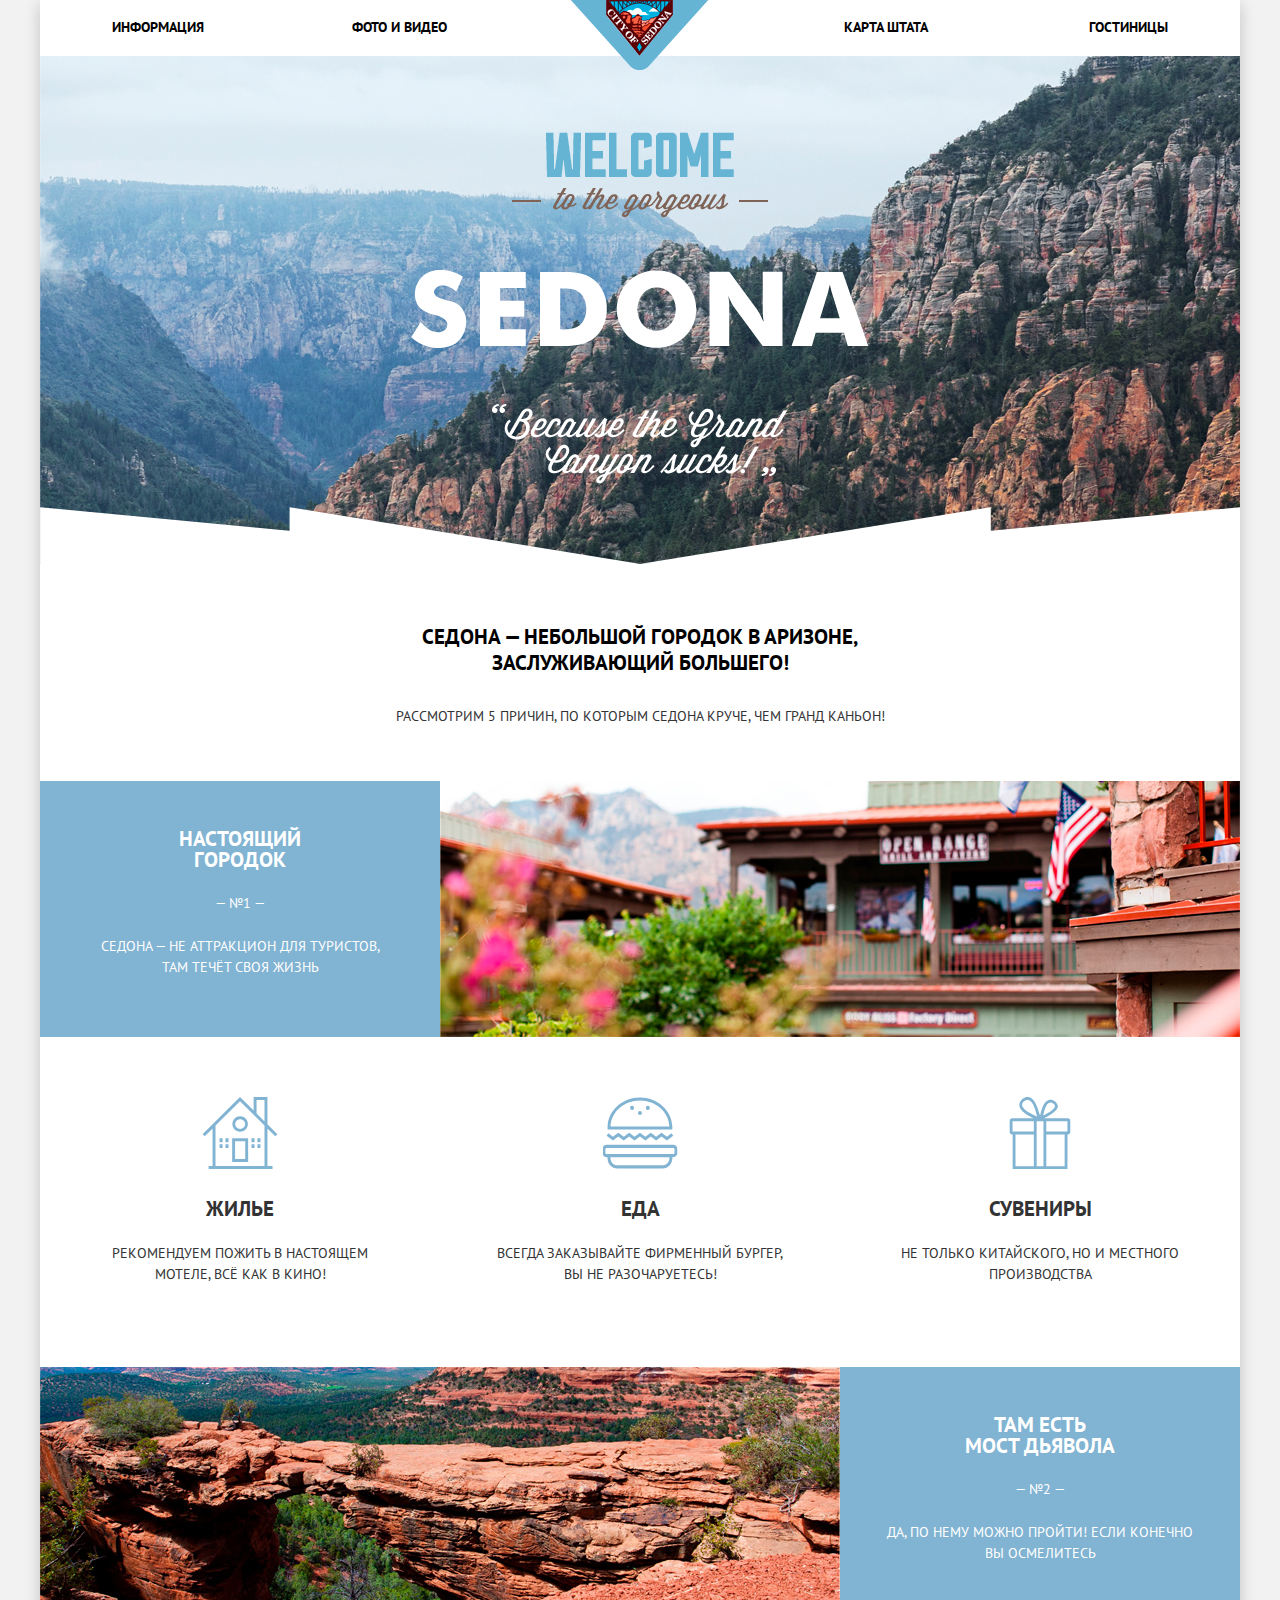
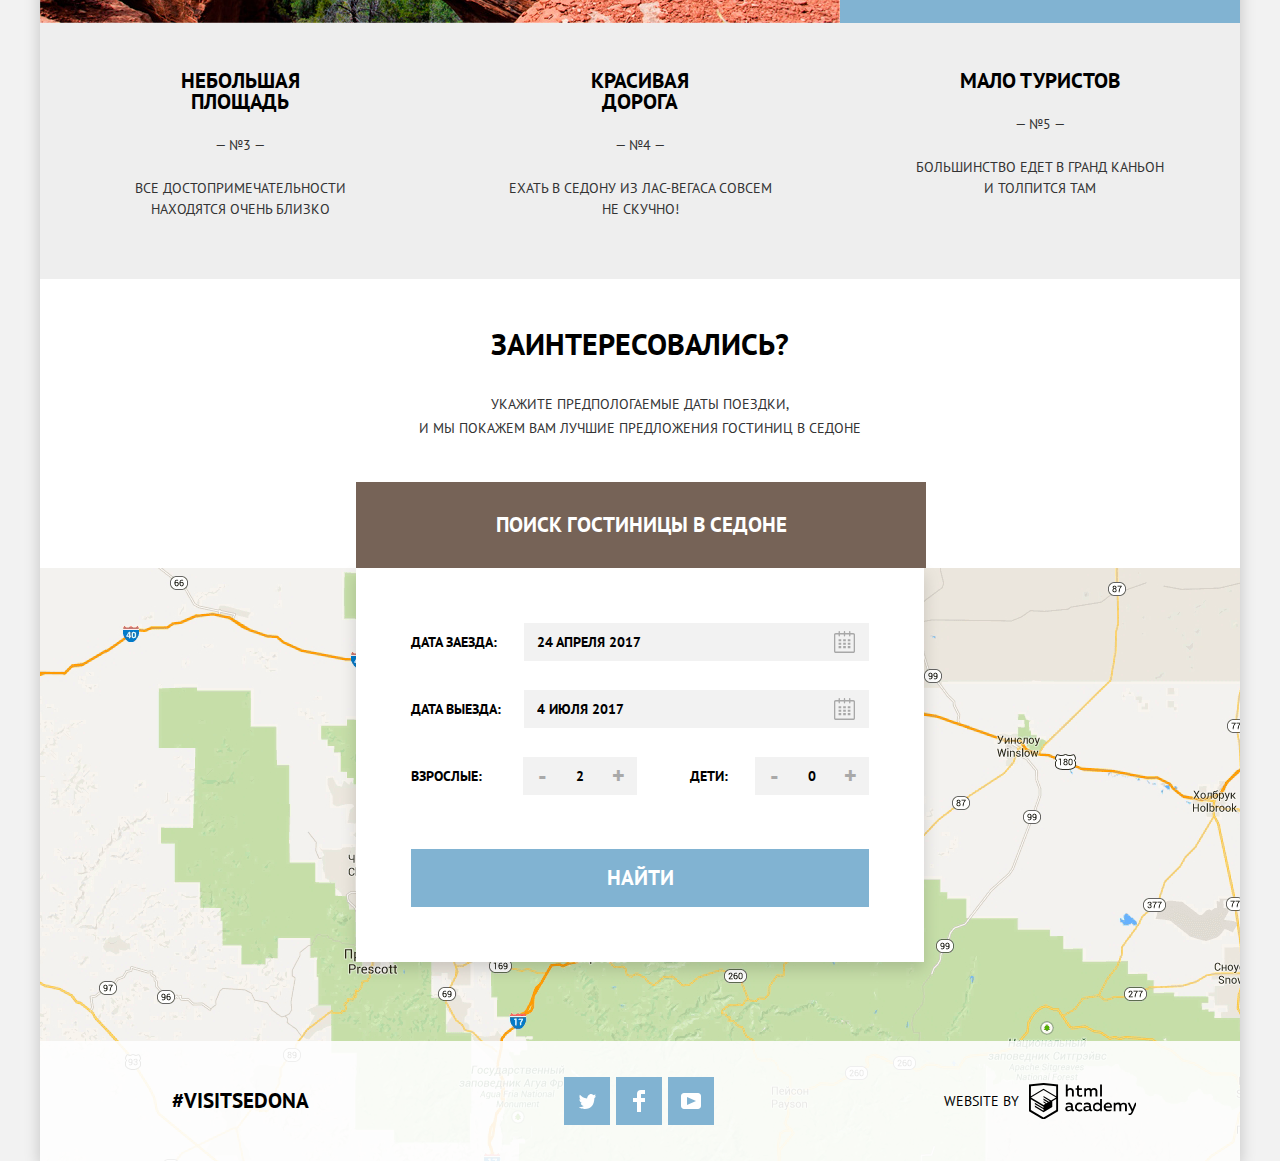
<file: index.html>
<!DOCTYPE html>
<html lang="ru">

<head>
  <meta charset="utf-8">
  <title>HTML Academy: Седона</title>
  <link href="https://fonts.googleapis.com/css?family=PT+Sans:400,700&amp;subset=cyrillic" rel="stylesheet">
  <link rel="stylesheet" href="css/normalize.css">
  <link rel="stylesheet" href="css/style.css">
</head>

<body>
  <div class="wrapper">
    <header class="main-header">
      <nav class="main-navigation">
        <a class="logo">
          <img src="img/index-logo.png" alt="Перейти на главную" width="138" height="70">
        </a>
        <ul class="menu-list">
          <li>
            <a href="news.html">Информация</a>
          </li>
          <li>
            <a href="photoandvideo.html">фото и видео</a>
          </li>
          <li>
            <a href="map.html">Карта штата</a>
          </li>
          <li>
            <a href="catalog.html">Гостиницы</a>
          </li>
        </ul>
      </nav>
    </header>
    <main>
      <div class="big-image">
        <img src="img/biglogo.png" alt="" width="458" height="352">
      </div>
      <div class="reason">
        <b>Седона — небольшой городок в Аризоне, заслуживающий большего!</b>
        <p class="reason-p">Рассмотрим 5 причин, по которым Седона круче, чем гранд каньон!</p>
      </div>
      <section class="uniqueness">
        <div class="uniqueness-description">
          <h2>Настоящий городок</h2>
          <p>— №1 —</p>
          <p class="uniqueness-text">Седона — не аттракцион для туристов, там течёт своя жизнь</p>
        </div>
        <div class="uniqueness-image">
          <img src="img/natures.jpg" alt="Природа" width="800" height="256">
        </div>
      </section>
      <div class="main-proposal">
        <div class="proposal house">
          <b class="proposal-h">жилье</b>
          <p>рекомендуем пожить в настоящем мотеле, всё как в кино!</p>
        </div>
        <div class="proposal eat">
          <b class="proposal-h">еда</b>
          <p>Всегда заказывайте фирменный бургер, вы не разочаруетесь!</p>
        </div>
        <div class="proposal souvenir">
          <b class="proposal-h">сувениры</b>
          <p>не только китайского, но и местного производства
          </p>
        </div>
      </div>
      <section class="uniqueness uniqueness-reverse">
        <div class="uniqueness-description2">
          <h2>Там есть
            <br> мост дьявола</h2>
          <p>— №2 —</p>
          <p class="uniqueness-text2">да, по нему можно пройти! если конечно вы осмелитесь</p>
        </div>
        <div class="uniqueness-image">
          <img src="img/devil-most.jpg" alt="Мост дьявола" width="800" height="256">
        </div>
      </section>
      <section class="advantage">
        <div class="advantage-list">
          <h2>Небольшая Площадь
          </h2>
          <p>— №3 —</p>
          <p class="advantage-list-text">Все достопримечательности находятся очень близко</p>
        </div>
        <div class="advantage-list">
          <h2>Красивая дорога
          </h2>
          <p>— №4 —</p>
          <p class="advantage-list-text">ехать в седону из лас-вегаса совсем не скучно!</p>
        </div>
        <div class="advantage-list">
          <h2>Мало туристов
          </h2>
          <p>— №5 —</p>
          <p class="advantage-list-text">Большинство едет в гранд каньон и&nbsp;толпится там</p>
        </div>
      </section>
      <section class="interest">
        <h3>Заинтересовались?</h3>
        <p>Укажите предпологаемые даты поездки,
          <br> и мы покажем вам лучшие предложения гостиниц в седоне</p>
        <button class="modal-open" type="button">поиск гостиницы в седоне</button>
        <form class="search-form" action="https://echo.htmlacademy.ru" method="post">
          <div class="search-form-row">
            <label for="date-arrival">Дата заезда:</label>
            <div class="wrapper-date">
              <input type="text" name="arrival" id="date-arrival" value="24 апреля 2017">
              <button class="calendar-btn" type="button" name="calendar-arrival">
                <svg xmlns="http://www.w3.org/2000/svg" width="21" height="22" viewBox="0 0 21 22">
                  <path d="M19.251 2.025h-2.845V.648c0-.381-.294-.689-.656-.689-.363 0-.656.308-.656.689v1.377h-3.938V.648c0-.381-.294-.689-.655-.689-.363 0-.657.308-.657.689v1.377H5.906V.648c0-.381-.294-.689-.656-.689-.363 0-.657.308-.657.689v1.377H1.75C.784 2.025 0 2.847 0 3.862v16.302C0 21.179.784 22 1.75 22h17.501c.966 0 1.749-.821 1.749-1.836V3.862c0-1.015-.783-1.837-1.749-1.837zm.437 18.139a.448.448 0 0 1-.437.459H1.75a.45.45 0 0 1-.438-.459V3.862a.45.45 0 0 1 .438-.459h2.844v1.378c0 .381.294.689.657.689.362 0 .656-.308.656-.689V3.403h3.938v1.378c0 .381.294.689.657.689.361 0 .655-.308.655-.689V3.403h3.938v1.378c0 .381.293.689.656.689.362 0 .656-.308.656-.689V3.403h2.845c.241 0 .437.206.437.459v16.302z"
                  />
                  <path d="M4.594 8.225h2.625v2.066H4.594zM4.594 11.668h2.625v2.067H4.594zM4.594 15.112h2.625v2.066H4.594zM9.188 15.112h2.625v2.066H9.188zM9.188 11.668h2.625v2.067H9.188zM9.188 8.225h2.625v2.066H9.188zM13.781 15.112h2.625v2.066h-2.625zM13.781 11.668h2.625v2.067h-2.625zM13.781 8.225h2.625v2.066h-2.625z"
                  />
                </svg>
              </button>
            </div>
          </div>

          <div class="search-form-row">
            <label for="date-departure">Дата выезда:</label>
            <div class="wrapper-date">
              <input class="form-row-input" type="text" name="departure" id="date-departure" value="4 июля 2017">
              <button class="calendar-btn" type="button" name="calendar-departure">
                <svg xmlns="http://www.w3.org/2000/svg" width="21" height="22" viewBox="0 0 21 22">
                  <path d="M19.251 2.025h-2.845V.648c0-.381-.294-.689-.656-.689-.363 0-.656.308-.656.689v1.377h-3.938V.648c0-.381-.294-.689-.655-.689-.363 0-.657.308-.657.689v1.377H5.906V.648c0-.381-.294-.689-.656-.689-.363 0-.657.308-.657.689v1.377H1.75C.784 2.025 0 2.847 0 3.862v16.302C0 21.179.784 22 1.75 22h17.501c.966 0 1.749-.821 1.749-1.836V3.862c0-1.015-.783-1.837-1.749-1.837zm.437 18.139a.448.448 0 0 1-.437.459H1.75a.45.45 0 0 1-.438-.459V3.862a.45.45 0 0 1 .438-.459h2.844v1.378c0 .381.294.689.657.689.362 0 .656-.308.656-.689V3.403h3.938v1.378c0 .381.294.689.657.689.361 0 .655-.308.655-.689V3.403h3.938v1.378c0 .381.293.689.656.689.362 0 .656-.308.656-.689V3.403h2.845c.241 0 .437.206.437.459v16.302z"
                  />
                  <path d="M4.594 8.225h2.625v2.066H4.594zM4.594 11.668h2.625v2.067H4.594zM4.594 15.112h2.625v2.066H4.594zM9.188 15.112h2.625v2.066H9.188zM9.188 11.668h2.625v2.067H9.188zM9.188 8.225h2.625v2.066H9.188zM13.781 15.112h2.625v2.066h-2.625zM13.781 11.668h2.625v2.067h-2.625zM13.781 8.225h2.625v2.066h-2.625z"
                  />
                </svg>
              </button>
            </div>
          </div>

          <div class="search-form-row">
            <div class="search-form-quantity">
              <label for="quantity-adults">Взрослые:</label>
              <button class="btn-minus" type="button">-</button>
              <input type="text" name="adults" id="quantity-adults" value="2">
              <button class="btn-plus" type="button">+</button>
            </div>

            <div class="search-form-quantity">
              <label for="quantity-children">Дети:</label>
              <button class="btn-minus" type="button">-</button>
              <input type="text" name="children" id="quantity-children" value="0">
              <button class="btn-plus" type="button">+</button>
            </div>
          </div>

          <button class="btn" type="submit">найти</button>
        </form>
      </section>
      <div class="map">
        <img class="map-image" src="img/map.png" alt="карта" width="1200" height="593">
      </div>
    </main>
    <footer class="main-footer footer-index">
      <div class="footer-column">
        <b>
          <a href="#">#VISITSEDONA</a>
        </b>
      </div>
      <div class="footer-column">
        <ul class="social">
          <li>
            <a class="social-button" aria-label="Твиттер" href="#">
              <svg xmlns="http://www.w3.org/2000/svg" xmlns:xlink="http://www.w3.org/1999/xlink" width="17" height="15" viewBox="0 0 17 15">
                <path fill="#FFF" d="M10.95.144c1.685-.496 2.984.27 3.577 1.179.673-.231 1.331-.481 2.011-.708a2.345 2.345 0 0 1-.857 1.768c.685.17 1.304-.491 1.304-.491-.169 1-1.006 1.788-1.563 2.024-.231 6.75-3.175 11.217-10.077 11.082h-.446c-.41 0-4.164-.46-4.898-1.887 2.271.196 3.893-.422 4.693-1.177-.96-.3-2.679-.477-2.979-2.95.349.106.564.228 1.19.119C1.705 8.247.374 7.53.448 5.33c.285.328 1.067.536 1.34.472C1.085 5.561-.182 2.442.894.85c1.818 1.854 3.735 3.606 7.152 3.773C8.254 2.33 9.183.793 10.95.144z"
                />
              </svg>
            </a>
          </li>
          <li>
            <a class="social-button" aria-label="Фейсбук" href="#">
              <svg width="12" height="22" viewBox="0 0 12 22">
                <path fill="#FFF" d="M12 4V0H8a4 4 0 0 0-4 4v4H0v4h4v10h4V12h4V8H8V4h4z" />
              </svg>
            </a>
          </li>
          <li>
            <a class="social-button" aria-label="Ютуб" href="#">
              <svg xmlns="http://www.w3.org/2000/svg" xmlns:xlink="http://www.w3.org/1999/xlink" width="20" height="16" viewBox="0 0 20 16">
                <path fill="#FFF" d="M17 0H3C1.35 0 0 1.35 0 3v10c0 1.65 1.35 3 3 3h14c1.65 0 3-1.35 3-3V3c0-1.65-1.35-3-3-3zM6.027 11.998V4.002L15.014 8l-8.987 3.998z"
                />
              </svg>
            </a>
          </li>
        </ul>
      </div>
      <div class="footer-column">
        <p class="paragraf">website by</p>
        <a class="htmlacademy" href="https://htmlacademy.ru/intensive/htmlcss">
          <svg id="Layer_1" data-name="Layer 1" xmlns="http://www.w3.org/2000/svg" viewBox="0 0 108.08 36.85">
            <title>logo-htmlacademy-small1</title>
            <path d="M44.61,26.88a2,2,0,0,0,.55-0.1v1.33a3.25,3.25,0,0,1-1.18.21,1.67,1.67,0,0,1-1.67-1,4.84,4.84,0,0,1-3.14,1.08c-1.51,0-2.91-.83-2.91-2.55,0-2.13,2-2.79,3.71-2.79a11.08,11.08,0,0,1,2.17.25v-0.3c0-1-.76-1.77-2.19-1.77a7.42,7.42,0,0,0-3,.64v-1.7a10.21,10.21,0,0,1,3.19-.55c2.36,0,3.81,1.12,3.81,3.65v3a0.54,0.54,0,0,0,.49.59h0.17Zm-6.44-1.13A1.35,1.35,0,0,0,39.63,27h0.11a3.39,3.39,0,0,0,2.41-1V24.58a9.72,9.72,0,0,0-1.81-.21c-1,0-2.16.33-2.16,1.38h0Zm12.36-6.11a5,5,0,0,1,2.57.64V22a4.08,4.08,0,0,0-2.3-.7,2.75,2.75,0,1,0,0,5.49,5,5,0,0,0,2.43-.64v1.71a6.27,6.27,0,0,1-2.76.57A4.21,4.21,0,0,1,46,24.51q0-.21,0-0.41a4.32,4.32,0,0,1,4.18-4.46h0.38Zm12.17,7.24a2,2,0,0,0,.55-0.1v1.33a3.25,3.25,0,0,1-1.18.21,1.67,1.67,0,0,1-1.67-1,4.84,4.84,0,0,1-3.14,1.08c-1.51,0-2.91-.83-2.91-2.55,0-2.13,2-2.79,3.71-2.79a11.08,11.08,0,0,1,2.17.25v-0.3c0-1-.76-1.77-2.19-1.77a7.42,7.42,0,0,0-3,.64v-1.7a10.21,10.21,0,0,1,3.19-.55c2.36,0,3.81,1.12,3.81,3.65v3a0.54,0.54,0,0,0,.49.59h0.17Zm-6.44-1.13A1.35,1.35,0,0,0,57.73,27h0.11a3.39,3.39,0,0,0,2.41-1V24.58a9.72,9.72,0,0,0-1.81-.21c-1.06,0-2.16.33-2.16,1.38h0ZM73,16V28.2H71.35V26.88a3.88,3.88,0,0,1-3.19,1.54,4.4,4.4,0,0,1,0-8.78,3.81,3.81,0,0,1,3,1.3V16H73Zm-4.53,5.22a2.76,2.76,0,1,0,0,5.52A2.86,2.86,0,0,0,71.15,25V23A2.91,2.91,0,0,0,68.49,21.27ZM79,19.64c3.31,0,4.46,2.68,3.92,5.09H76.7c0.21,1.5,1.67,2.11,3.19,2.11a6.11,6.11,0,0,0,2.64-.59v1.6a7.14,7.14,0,0,1-3,.57C77,28.42,74.78,27,74.78,24a4.18,4.18,0,0,1,4-4.39H79Zm0.09,1.54a2.28,2.28,0,0,0-2.44,2.1v0.06H81.3A2,2,0,0,0,79.13,21.18Zm5.73,7V19.87h1.65v1a3.81,3.81,0,0,1,2.78-1.27A2.86,2.86,0,0,1,91.89,21a4.12,4.12,0,0,1,2.91-1.33A3.06,3.06,0,0,1,98,23V28.2h-1.9V23.05a1.59,1.59,0,0,0-1.42-1.75H94.42a2.8,2.8,0,0,0-2.07,1.12V28.2h-1.9V23.05A1.59,1.59,0,0,0,89,21.31H88.8a3,3,0,0,0-2.21,1.29v5.63H84.86Zm21.31-8.33h1.9l-3.91,9.46c-0.9,2.17-2.09,2.86-3.35,2.86a4.76,4.76,0,0,1-1.1-.14V30.46a2.86,2.86,0,0,0,.85.12c0.9,0,1.58-.64,2.07-1.9l0.17-.42-4-8.4h2l2.86,6.29ZM38.73,1.46V6.22a3.81,3.81,0,0,1,2.7-1.14,3.25,3.25,0,0,1,3.44,3.4v5.15H43V8.72a1.81,1.81,0,0,0-1.61-2h-0.3a2.93,2.93,0,0,0-2.32,1.39v5.52h-1.9V1.46h1.9ZM49.94,2.31v3h3V6.91h-3v3.81c0,1.1.5,1.46,1.58,1.46a4.49,4.49,0,0,0,1.69-.33v1.6A6.8,6.8,0,0,1,51,13.8a2.55,2.55,0,0,1-2.86-2.74V6.89H46.58V5.26h1.5V2.74Zm5.4,11.31V5.28H57v1A3.81,3.81,0,0,1,59.77,5a2.86,2.86,0,0,1,2.6,1.33A4.12,4.12,0,0,1,65.28,5,3.06,3.06,0,0,1,68.44,8.4v5.21h-1.9V8.46a1.59,1.59,0,0,0-1.42-1.75H64.89a2.8,2.8,0,0,0-2.07,1.12v5.78h-1.9V8.46A1.59,1.59,0,0,0,59.5,6.71H59.27A3,3,0,0,0,57.06,8v5.63H55.34ZM71.17,1.45H73V13.6H71.17V1.45ZM14.71,0H14.55L0,1.54V28.21l14.55,8.66,14.55-8.66V1.54Zm12.5,27.1L14.55,34.64,1.9,27.12V16.18l12.59,7.5V25L5.86,19.9v1.31l8.68,5.21v1.39L5.87,22.65V24l8.68,5.21,8.75-5.24V18.31L27.2,16V27.12Zm0-12.53-3.48,2-1.6,1L14.51,13v1.31L21,18.23H21l-0.14.09-1,.54-5.37-3.2V17l4.24,2.52-1,.67-3.2-1.9v1.31l2.1,1.24L14.5,22.1,2,14.65,14.51,7.11Zm0-1.32L14.49,5.76,1.91,13.25v-10L14.56,1.92,27.21,3.25v10h0Z"
              transform="translate(0 -0.02)" />
          </svg>
        </a>
      </div>
    </footer>
  </div>
</body>

</html>
</file>
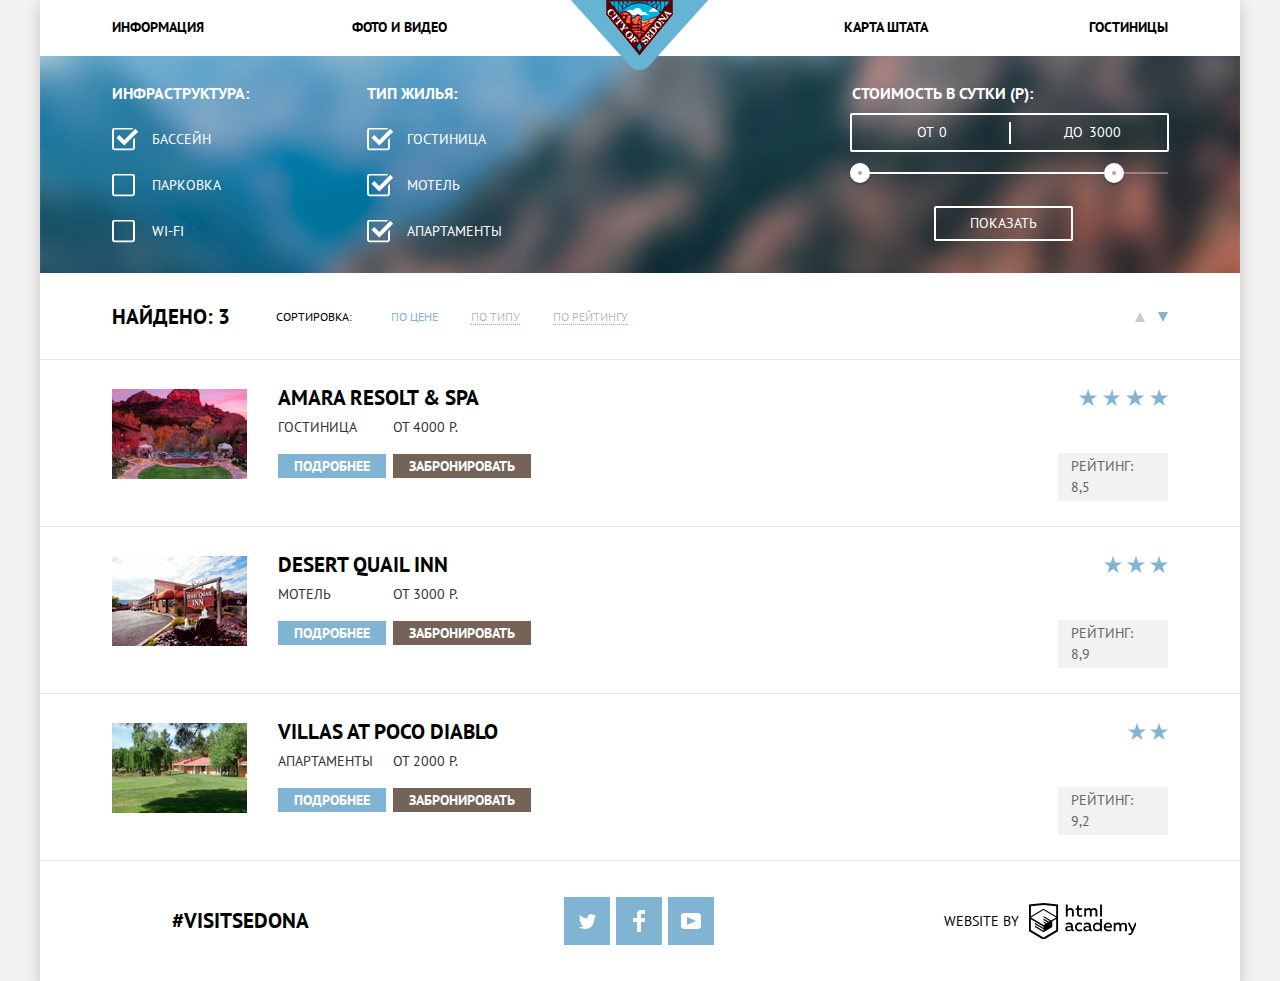
<file: catalog.html>
<!DOCTYPE html>
<html lang="ru">

<head>
  <meta charset="utf-8">
  <title>HTML Academy: Седона</title>
  <link href="https://fonts.googleapis.com/css?family=PT+Sans:400,700&amp;subset=cyrillic" rel="stylesheet">
  <link rel="stylesheet" href="css/normalize.css">
  <link rel="stylesheet" href="css/style.css">
</head>

<body>
  <div class="wrapper">
    <header class="main-header">
      <nav class="main-navigation">
        <ul class="menu-list">
          <li>
            <a href="news.html">Информация</a>
          </li>
          <li>
            <a href="photoandvideo.html">фото и видео</a>
          </li>
          <li>
            <a href="map.html">Карта штата</a>
          </li>
          <li>
            <a href="catalog.html">Гостиницы</a>
          </li>
        </ul>
        <a class="logo" href="index.html">
          <img src="img/index-logo.png" alt="Перейти на главную" width="138" height="70">
        </a>
      </nav>
    </header>
    <main>
      <div class="form-inner">
        <form action="https://echo.htmlacademy.ru" method="get">
          <fieldset class="form-inner__fieldset">
            <legend class="form-inner__legend">Инфраструктура:</legend>
            <ul class="form-inner  input-catalog">
              <li class="form-inner__checkbox">
                <input class="checkbox-search visually-hidden" id="bassein-checkbox" type="checkbox" name="bassein" checked>
                <label class="label-checkbox" for="bassein-checkbox">Бассейн</label>
              </li>
              <li class="form-inner__checkbox">
                <input class="checkbox-search visually-hidden" id="parking-checkbox" type="checkbox" name="parking">
                <label class="label-checkbox" for="parking-checkbox">Парковка</label>
              </li>
              <li class="form-inner__checkbox">
                <input class="checkbox-search visually-hidden" id="wifi-checkbox" type="checkbox" name="Wi-fi">
                <label class="label-checkbox" for="wifi-checkbox">WI-FI</label>
              </li>
            </ul>
          </fieldset>
          <fieldset class="form-inner__fieldset">
            <legend class="form-inner__legend">Тип жилья:</legend>
            <ul class="form-inner  input-catalog">
              <li class="form-inner__checkbox">
                <input class="checkbox-search visually-hidden" id="hotel-checkbox" type="checkbox" name="hotel" checked>
                <label class="label-checkbox" for="hotel-checkbox">гостиница</label>
              </li>
              <li class="form-inner__checkbox">
                <input class="checkbox-search visually-hidden" id="motel-checkbox" type="checkbox" name="motel" checked>
                <label class="label-checkbox" for="motel-checkbox">мотель</label>
              </li>
              <li class="form-inner__checkbox">
                <input class="checkbox-search visually-hidden" id="apartment-checkbox" type="checkbox" name="apartment" checked>
                <label class="label-checkbox" for="apartment-checkbox">апартаменты</label>
              </li>
            </ul>
          </fieldset>
          <div class="filter-range">
            <div class="filter-range-title">Стоимость в сутки (р):</div>
            <div class="price-controls">
              <label class="min-price">от
                <input type="text" name="min-price" value="0">
              </label>
              <label class="max-price">до
                <input type="text" name="max-price" value="3000">
              </label>
            </div>
            <div class="range-controls">
              <div class="scale">
                <div class="bar"></div>
              </div>
              <div class="range-toggle range-toggle-min"></div>
              <div class="range-toggle range-toggle-max"></div>
            </div>
            <button class="btn-transparent" type="submit">Показать</button>
          </div>
        </form>
      </div>
      <section class="search">
        <h3>Найдено: 3</h3>
        <div class="search-sort">
          <p>сортировка:</p>
          <ul>
            <li>
              <a class="active">по цене</a>
            </li>
            <li>
              <a href="#">по типу</a>
            </li>
            <li>
              <a href="#">по рейтингу</a>
            </li>
          </ul>
        </div>
        <ul class="button-search-sort">
          <li class="search-sort-top">
            <a class="button-top" href="#" aria-label="вверх">
            </a>
          </li>
          <li class="search-sort-bottom">
            <a class="button-bottom active" aria-label="вниз">
            </a>
          </li>
        </ul>
      </section>

      <article class="hotel">
        <div class="image-hotel">
          <img src="img/amara.jpg" alt="amara resolt & spa" width="135" height="90">
        </div>
        <div class="hotel-main">
          <h3>
            <a href="#">amara resolt & spa</a>
          </h3>
          <div class="hotel-section">
            <div class="hotel-detailed">
              <p class="hotel-text">гостиница</p>
              <a href="#">Подробнее</a>
            </div>
            <div class="hotel-book">
              <p class="hotel-text">от 4000 р.</p>
              <a href="#">Забронировать</a>
            </div>
          </div>
        </div>
        <div class="hotel-rating">
          <div class="star4"></div>
          <p class="rating">Рейтинг: 8,5</p>
        </div>
      </article>

      <article class="hotel">
        <div class="image-hotel">
          <img src="img/desert.jpg" alt="desert quail inn" width="135" height="90">
        </div>
        <div class="hotel-main">
          <h3>
            <a href="#">desert quail inn</a>
          </h3>
          <div class="hotel-section">
            <div class="hotel-detailed">
              <p class="hotel-text">мотель</p>
              <a href="#">Подробнее</a>
            </div>
            <div class="hotel-book">
              <p class="hotel-text">от 3000 р.</p>
              <a href="#">Забронировать</a>
            </div>
          </div>
        </div>
        <div class="hotel-rating">
          <div class="star3"></div>
          <p class="rating">Рейтинг: 8,9</p>
        </div>
      </article>

      <article class="hotel">
        <div class="image-hotel">
          <img src="img/villas.jpg" alt="villas at poco diablo" width="135" height="90">
        </div>
        <div class="hotel-main">
          <h3>
            <a href="#">villas at poco diablo</a>
          </h3>
          <div class="hotel-section">
            <div class="hotel-detailed">
              <p class="hotel-text">Апартаменты</p>
              <a href="#">Подробнее</a>
            </div>
            <div class="hotel-book">
              <p class="hotel-text">от 2000 р.</p>
              <a href="#">Забронировать</a>
            </div>
          </div>
        </div>
        <div class="hotel-rating">
          <div class="star2"></div>
          <p class="rating">Рейтинг: 9,2</p>
        </div>
      </article>
    </main>
    <footer class="main-footer">
      <div class="footer-column">
        <b>
          <a href="#">#VISITSEDONA</a>
        </b>
      </div>
      <div class="footer-column">
        <ul class="social">
          <li>
            <a class="social-button" aria-label="Твиттер" href="#">
              <svg xmlns="http://www.w3.org/2000/svg" xmlns:xlink="http://www.w3.org/1999/xlink" width="17" height="15" viewBox="0 0 17 15">
                <path fill="#FFF" d="M10.95.144c1.685-.496 2.984.27 3.577 1.179.673-.231 1.331-.481 2.011-.708a2.345 2.345 0 0 1-.857 1.768c.685.17 1.304-.491 1.304-.491-.169 1-1.006 1.788-1.563 2.024-.231 6.75-3.175 11.217-10.077 11.082h-.446c-.41 0-4.164-.46-4.898-1.887 2.271.196 3.893-.422 4.693-1.177-.96-.3-2.679-.477-2.979-2.95.349.106.564.228 1.19.119C1.705 8.247.374 7.53.448 5.33c.285.328 1.067.536 1.34.472C1.085 5.561-.182 2.442.894.85c1.818 1.854 3.735 3.606 7.152 3.773C8.254 2.33 9.183.793 10.95.144z"
                />
              </svg>
            </a>
          </li>
          <li>
            <a class="social-button" aria-label="Фейсбук" href="#">
              <svg width="12" height="22" viewBox="0 0 12 22">
                <path fill="#FFF" d="M12 4V0H8a4 4 0 0 0-4 4v4H0v4h4v10h4V12h4V8H8V4h4z" />
              </svg>
            </a>
          </li>
          <li>
            <a class="social-button" aria-label="Ютуб" href="#">
              <svg xmlns="http://www.w3.org/2000/svg" xmlns:xlink="http://www.w3.org/1999/xlink" width="20" height="16" viewBox="0 0 20 16">
                <path fill="#FFF" d="M17 0H3C1.35 0 0 1.35 0 3v10c0 1.65 1.35 3 3 3h14c1.65 0 3-1.35 3-3V3c0-1.65-1.35-3-3-3zM6.027 11.998V4.002L15.014 8l-8.987 3.998z"
                />
              </svg>
            </a>
          </li>
        </ul>
      </div>
      <div class="footer-column">
        <p class="paragraf">website by</p>
        <a class="htmlacademy" href="https://htmlacademy.ru/intensive/htmlcss">
          <svg id="Layer_1" data-name="Layer 1" xmlns="http://www.w3.org/2000/svg" viewBox="0 0 108.08 36.85">
            <title>logo-htmlacademy-small1</title>
            <path d="M44.61,26.88a2,2,0,0,0,.55-0.1v1.33a3.25,3.25,0,0,1-1.18.21,1.67,1.67,0,0,1-1.67-1,4.84,4.84,0,0,1-3.14,1.08c-1.51,0-2.91-.83-2.91-2.55,0-2.13,2-2.79,3.71-2.79a11.08,11.08,0,0,1,2.17.25v-0.3c0-1-.76-1.77-2.19-1.77a7.42,7.42,0,0,0-3,.64v-1.7a10.21,10.21,0,0,1,3.19-.55c2.36,0,3.81,1.12,3.81,3.65v3a0.54,0.54,0,0,0,.49.59h0.17Zm-6.44-1.13A1.35,1.35,0,0,0,39.63,27h0.11a3.39,3.39,0,0,0,2.41-1V24.58a9.72,9.72,0,0,0-1.81-.21c-1,0-2.16.33-2.16,1.38h0Zm12.36-6.11a5,5,0,0,1,2.57.64V22a4.08,4.08,0,0,0-2.3-.7,2.75,2.75,0,1,0,0,5.49,5,5,0,0,0,2.43-.64v1.71a6.27,6.27,0,0,1-2.76.57A4.21,4.21,0,0,1,46,24.51q0-.21,0-0.41a4.32,4.32,0,0,1,4.18-4.46h0.38Zm12.17,7.24a2,2,0,0,0,.55-0.1v1.33a3.25,3.25,0,0,1-1.18.21,1.67,1.67,0,0,1-1.67-1,4.84,4.84,0,0,1-3.14,1.08c-1.51,0-2.91-.83-2.91-2.55,0-2.13,2-2.79,3.71-2.79a11.08,11.08,0,0,1,2.17.25v-0.3c0-1-.76-1.77-2.19-1.77a7.42,7.42,0,0,0-3,.64v-1.7a10.21,10.21,0,0,1,3.19-.55c2.36,0,3.81,1.12,3.81,3.65v3a0.54,0.54,0,0,0,.49.59h0.17Zm-6.44-1.13A1.35,1.35,0,0,0,57.73,27h0.11a3.39,3.39,0,0,0,2.41-1V24.58a9.72,9.72,0,0,0-1.81-.21c-1.06,0-2.16.33-2.16,1.38h0ZM73,16V28.2H71.35V26.88a3.88,3.88,0,0,1-3.19,1.54,4.4,4.4,0,0,1,0-8.78,3.81,3.81,0,0,1,3,1.3V16H73Zm-4.53,5.22a2.76,2.76,0,1,0,0,5.52A2.86,2.86,0,0,0,71.15,25V23A2.91,2.91,0,0,0,68.49,21.27ZM79,19.64c3.31,0,4.46,2.68,3.92,5.09H76.7c0.21,1.5,1.67,2.11,3.19,2.11a6.11,6.11,0,0,0,2.64-.59v1.6a7.14,7.14,0,0,1-3,.57C77,28.42,74.78,27,74.78,24a4.18,4.18,0,0,1,4-4.39H79Zm0.09,1.54a2.28,2.28,0,0,0-2.44,2.1v0.06H81.3A2,2,0,0,0,79.13,21.18Zm5.73,7V19.87h1.65v1a3.81,3.81,0,0,1,2.78-1.27A2.86,2.86,0,0,1,91.89,21a4.12,4.12,0,0,1,2.91-1.33A3.06,3.06,0,0,1,98,23V28.2h-1.9V23.05a1.59,1.59,0,0,0-1.42-1.75H94.42a2.8,2.8,0,0,0-2.07,1.12V28.2h-1.9V23.05A1.59,1.59,0,0,0,89,21.31H88.8a3,3,0,0,0-2.21,1.29v5.63H84.86Zm21.31-8.33h1.9l-3.91,9.46c-0.9,2.17-2.09,2.86-3.35,2.86a4.76,4.76,0,0,1-1.1-.14V30.46a2.86,2.86,0,0,0,.85.12c0.9,0,1.58-.64,2.07-1.9l0.17-.42-4-8.4h2l2.86,6.29ZM38.73,1.46V6.22a3.81,3.81,0,0,1,2.7-1.14,3.25,3.25,0,0,1,3.44,3.4v5.15H43V8.72a1.81,1.81,0,0,0-1.61-2h-0.3a2.93,2.93,0,0,0-2.32,1.39v5.52h-1.9V1.46h1.9ZM49.94,2.31v3h3V6.91h-3v3.81c0,1.1.5,1.46,1.58,1.46a4.49,4.49,0,0,0,1.69-.33v1.6A6.8,6.8,0,0,1,51,13.8a2.55,2.55,0,0,1-2.86-2.74V6.89H46.58V5.26h1.5V2.74Zm5.4,11.31V5.28H57v1A3.81,3.81,0,0,1,59.77,5a2.86,2.86,0,0,1,2.6,1.33A4.12,4.12,0,0,1,65.28,5,3.06,3.06,0,0,1,68.44,8.4v5.21h-1.9V8.46a1.59,1.59,0,0,0-1.42-1.75H64.89a2.8,2.8,0,0,0-2.07,1.12v5.78h-1.9V8.46A1.59,1.59,0,0,0,59.5,6.71H59.27A3,3,0,0,0,57.06,8v5.63H55.34ZM71.17,1.45H73V13.6H71.17V1.45ZM14.71,0H14.55L0,1.54V28.21l14.55,8.66,14.55-8.66V1.54Zm12.5,27.1L14.55,34.64,1.9,27.12V16.18l12.59,7.5V25L5.86,19.9v1.31l8.68,5.21v1.39L5.87,22.65V24l8.68,5.21,8.75-5.24V18.31L27.2,16V27.12Zm0-12.53-3.48,2-1.6,1L14.51,13v1.31L21,18.23H21l-0.14.09-1,.54-5.37-3.2V17l4.24,2.52-1,.67-3.2-1.9v1.31l2.1,1.24L14.5,22.1,2,14.65,14.51,7.11Zm0-1.32L14.49,5.76,1.91,13.25v-10L14.56,1.92,27.21,3.25v10h0Z"
              transform="translate(0 -0.02)" />
          </svg>
        </a>
      </div>
    </footer>
  </div>
</body>

</html>
</file>
<file: css/style.css>
body {
  font-family: "PT Sans", "Arial", sans-serif;
  font-size: 14px;
  line-height: 21px;
  color: #333333;
  text-transform: uppercase;
  margin: 0;
  padding: 0;
  background-color: #f2f2f2;
}

.inner-page {
  font-size: 14px;
  line-height: 21px;
  color: #333333;
  text-transform: uppercase;
}

.wrapper {
  position: relative;
  margin: 0 auto;
  width: 1200px;
  box-shadow: 0 5px 15px 0 rgba(0, 1, 1, 0.2);
  background-color: #ffffff;
}

a {
  text-decoration: none;
  color: inherit;
}

.logo {
  position: absolute;
  left: 50%;
  top: 0;
  transform: translateX(-50%);
  z-index: 5;
}

.main-navigation {
  height: 56px;
  position: relative;
  margin: 0 auto;
  z-index: 10;
  font-size: 14px;
  line-height: 26px;
  font-weight: 700;
  color: #000000;

  background-color: #ffffff;
}

.menu-list {
  margin: 0;
  padding-left: 0;
  display: flex;
  flex-wrap: wrap;
  flex-direction: row;
}

.menu-list li {
  padding-top: 14px;
  padding-bottom: 16px;
  flex-basis: 20%;
}

.menu-list li:nth-child(1) {
  margin-left: 6%;
}

.menu-list li:nth-child(2) {
}

.menu-list li:nth-child(3) {
  margin-left: auto;
  text-align: right;
}

.menu-list li:nth-child(4) {
  margin-right: 6%;
  text-align: right;
}

.menu-list,
.social ul {
  list-style: none;
}

.menu-list a,
.footer-column a:nth-child(1) {
  color: #000000;
}

.menu-list a:hover,
.footer-column a:nth-child(1):hover {
  color: #81b3d2;
}

.menu-list a:focus,
.footer-column a:nth-child(1):focus {
  color: #c9c9c9;
}

.reason {
  margin: 0 auto;
  padding-top: 60px;
  padding-bottom: 38px;
  text-align: center;
  font-size: 21px;
  line-height: 26px;
  font-weight: bold;
  color: #000000;
  max-width: 500px;
}

.reason p {
  padding-top: 13px;
  text-align: center;
  font-size: 14px;
  line-height: 26px;
  color: #333333;
  font-weight: normal;
}

.uniqueness {
  display: flex;
  flex-wrap: wrap;
  color: white;
  background-color: #81b3d2;
}

.uniqueness-description {
  padding: 47px 50px 24px;
  width: 400px;
  text-align: center;
  box-sizing: border-box;
}

.uniqueness-description2 {
  padding: 47px 40px 24px;
  width: 400px;
  text-align: center;
  box-sizing: border-box;
}

.uniqueness-text {
  margin-top: 22px;
}

.uniqueness-text2 {
  margin-top: 22px;
}

.uniqueness-image {
  display: block;
  width: 800px;
  overflow: hidden;
  height: 256px;
}

.uniqueness h2 {
  text-align: center;
  font-size: 21px;
  line-height: 21px;
  font-weight: bold;
  margin: 0 auto 23px;
  max-width: 160px;
}

.uniqueness-reverse {
  flex-direction: row-reverse;
}

.main-proposal {
  display: flex;
  flex-wrap: nowrap;
}

.proposal {
  position: relative;
  text-align: center;
  box-sizing: border-box;
  padding: 161px 48px 68px;
  font-size: 21px;
  line-height: 21px;
  font-weight: bold;
  color: #333333;
  width: 400px;
}

.proposal-h {
  display: block;
  margin-bottom: 24px;
  font-size: 21px;
  font-weight: 700;
}

.proposal p {
  font-size: 14px;
  font-weight: normal;
  text-align: center;
  color: #333333;
}

.house::before {
  background-image: url(../img/icon-1.svg);
  background-size: 75px 72px;
  content: "";
  position: absolute;
  top: 60px;
  left: 50%;
  transform: translateX(-50%);
  width: 75px;
  height: 76px;
  background-repeat: no-repeat;
}

.eat::before {
  background-image: url(../img/icon-3.svg);
  background-size: 75px 72px;
  content: "";
  position: absolute;
  top: 60px;
  left: 50%;
  transform: translateX(-50%);
  width: 75px;
  height: 76px;
  background-repeat: no-repeat;
}

.souvenir::before {
  background-image: url(../img/icon-2.svg);
  background-size: 75px 72px;
  content: "";
  position: absolute;
  top: 60px;
  left: 50%;
  transform: translateX(-50%);
  width: 75px;
  height: 76px;
  background-repeat: no-repeat;
}

.advantage {
  display: flex;
  background-color: #eeeeee;
}

.advantage-list {
  display: block;
  padding: 47px 5% 45px;
  height: 256px;
  width: 400px;
  text-align: center;
  box-sizing: border-box;
}

.advantage-list h2 {
  margin: 0 auto 23px;
  max-width: 160px;
  font-size: 21px;
  line-height: 21px;
  color: #000000;
}

.advantage-list-text {
  margin-top: 22px;
}

.interest {
  position: relative;
  z-index: 20;
  margin: 0 auto;
  width: 568px;
  text-align: center;
  padding-top: 17px;
}

.interest h3 {
  font-size: 30px;
  line-height: 36px;
  color: #000000;
}

.interest p {
  line-height: 24px;
}

.form-search {
  margin-left: 450px;
}

.modal-open {
  position: relative;
  z-index: 2;
  margin-top: 28px;
  padding: 30px 10px;
  width: 570px;
  height: 86px;
  font-size: 21px;
  line-height: 26px;
  font-weight: bold;
  color: #ffffff;
  text-transform: uppercase;

  background-color: #766357;
  border: none;
}

.modal-open:hover {
  color: #ffffff;
  background-color: #604e43;
}

.modal-open:focus {
  color: #908883;
  background-color: #503e33;
}

.form-search p {
  font-size: 14px;
  line-height: 26px;
  font-weight: bold;
  color: #000000;
}

/*стили для формы*/
.search-form {
  position: absolute;
  z-index: 1;
  transform-origin: top;
  width: 100%;
  padding: 55px 55px;
  box-sizing: border-box;
  text-align: left;
  background-color: #ffffff;
  box-shadow: 0 7px 15px 0px rgba(0, 1, 1, 0.15);
}

.search-form-row {
  display: flex;
  justify-content: space-between;
  align-items: center;
  margin-bottom: 29px;
  font-weight: bold;
  line-height: 26px;
  text-transform: uppercase;
}

.search-form-row label,
.search-form-row input {
  display: block;
}

.search-form-row label {
  width: 112px;
  color: #000000;
}

.search-form-row input {
  padding: 0;
  height: 38px;
  border: none;
  box-sizing: border-box;
  font: inherit;
  font-size: 14px;
  text-transform: uppercase;
  background-color: #f2f2f2;
}

.search-form-row input:hover {
  background-color: #ebebeb;
}

.search-form-row input:focus {
  background-color: #ffffff;
  outline: 1px solid #e5e5e5;
  outline-offset: -2px;
}

.wrapper-date input {
  padding-left: 13px;
  padding-right: 44px;
  width: 345px;
}

.search-form-quantity input {
  width: 38px;
  text-align: center;
}

.search-form button {
  border: none;
}

.wrapper-date {
  position: relative;
}

.calendar-btn {
  position: absolute;
  top: 7px;
  right: 8px;
  background-color: transparent;
  outline-color: #e5e5e5;
  opacity: 0.3;
}

.calendar-btn:hover {
  opacity: 1;
}

.calendar-btn:active svg {
  fill: #81b3d2;
}

.search-form-quantity {
  display: flex;
  align-items: center;
}

.search-form-quantity label[for="quantity-children"] {
  width: 65px;
}

.search-form-quantity button {
  display: block;
  width: 38px;
  height: 38px;
  font: inherit;
  font-size: 24px;
  color: #a9a9a9;
  background-color: #f2f2f2;
  cursor: pointer;
}

.search-form-quantity button:hover {
  color: #000000;
}

.search-form-quantity button:active {
  color: #81b3d2;
}

.search-form-quantity button:focus {
  outline-color: #e5e5e5;
}

.search-form .btn {
  margin-top: 25px;
  padding: 16px 0;
  width: 100%;
  font-weight: bold;
  font-size: 21px;
  line-height: 26px;
  color: #ffffff;
  background-color: #81b3d2;
  text-transform: uppercase;
}

.search-form .btn:hover {
  background-color: #669ec0;
}

.search-form .btn:active {
  background-color: #5496bd;
  color: rgba(255, 255, 255, 0.3);
}

@keyframes show {
  0% {
    transform: scaleY(0) translateY(-100%);
  }

  100% {
    transform: scaleY(1) translateY(0);
  }
}

.js-form-show {
  display: block;
  animation: show 0.75s forwards;
}

.js-form-close {
  display: none;
}

.form-inner fieldset {
  list-style: none;
  border: none;
  margin: 0;
  padding: 0;
  border: 0;
  width: 255px;
}

.form-inner form {
  padding: 27px 6% 6px;
  display: flex;
  flex-direction: row;
  justify-content: space-between;
  background-image: url(../img/filter-background.jpg);
  background-repeat: no-repeat;
  background-position: 50% 16%;
}

.form-inner legend {
  color: #ffffff;
  font-size: 16px;
  line-height: 21px;
  font-weight: bold;
  margin: 0;
}

.input-catalog {
  margin: 0;
  padding-left: 0;
  list-style: none;
}

.form-inner__checkbox {
  margin: 25px 0;
}

.visually-hidden {
  position: absolute;
  overflow: hidden;
  margin: -1px;
  border: 0;
  padding: 0;
  width: 1px;
  height: 1px;
  white-space: nowrap;
  clip-path: inset(100%);
  clip: rect(0 0 0 0);
}

.label-checkbox {
  position: relative;
  padding-left: 40px;
  cursor: pointer;
}

.label-checkbox::before {
  content: "";
  position: absolute;
  left: 0;
  top: 50%;
  transform: translateY(-50%);
  width: 23px;
  height: 23px;
  background-image: url(../img/checkbox-off.svg);
  background-repeat: no-repeat;
}

.checkbox-search:checked + label::before {
  width: 27px;
  background-image: url(../img/checkbox-on.svg);
}

.form-inner label {
  color: #ffffff;
}

.filter p {
  font-size: 16px;
  line-height: 21px;
  font-weight: bold;
  color: #ffffff;
}

.filter-interval input[type="text"] {
  text-align: center;
  color: #ffffff;
  background: none;
  border: 2px solid #ffffff;
}

.price-button {
  color: #ffffff;
  background: none;
  border: 2px solid #ffffff;
}

.search {
  display: flex;
  align-items: center;
  padding: 23px 6% 21px;
  border-bottom: 1px solid #e5e5e5;
}

.search-sort {
  display: flex;
  flex-wrap: wrap;
  align-items: center;
  flex-grow: 1;
  padding-left: 30px;
  padding-right: 10px;
  width: 740px;
}

.search-sort p {
  width: 105px;
}

.search-sort ul {
  display: flex;
  flex-wrap: wrap;
  margin: 0;
  padding-left: 10px;
}

.search-sort li {
  padding-right: 33px;
}

.search h3 {
  font-size: 21px;
  line-height: 26px;
  font-weight: bold;
  color: #000000;
  width: 134px;
  margin: 0;
}

.search p {
  font-size: 12px;
  line-height: 18px;
  color: #000000;
}

.search li {
  display: inline;
  font-size: 12px;
  line-height: 18px;
  list-style: none;
}

.search-sort a {
  color: rgba(0, 0, 0, 0.3);
  border-bottom: 1px dotted #81b3d2;
}

.search-sort a.active {
  color: #81b3d2;
  border-bottom: 0;
}

.button-search-sort {
  display: flex;
  justify-content: flex-end;
  align-items: center;
  margin: 0;
  padding-left: 0;
  width: 110px;
}

.search-sort-top {
  padding-left: 13px;
}

.button-top {
  display: block;
  width: 0;
  height: 0;
  border-left: 5.5px solid transparent;
  border-right: 5.5px solid transparent;
  border-bottom: 10px solid #cacaca;
}

.search-sort-bottom {
  padding-left: 13px;
}

.button-bottom {
  display: block;
  width: 0;
  height: 0;
  border-left: 5.5px solid transparent;
  border-right: 5.5px solid transparent;
  border-bottom: 10px solid #cacaca;
  transform: rotate(180deg);
}

.button-bottom.active {
  border-bottom-color: #81b3d2;
}

.button-bottom:focus {
  border-bottom-color: #81b3d2;
}

.button-bottom:active {
  border-bottom-color: #81b3d2;
}

.hotel {
  display: flex;
  justify-content: space-between;
  padding: 25px 72px 25px;
  border-bottom: 1px solid #e5e5e5;
}

.image-hotel {
  padding-top: 4px;
  width: 135px;
}

.hotel-main {
  padding-bottom: 6px;
  padding-left: 31px;
  padding-right: 31px;
  width: 750px;
}

.hotel-section {
  display: flex;
}

.hotel-detailed {
  margin-right: 5px;
  width: 110px;
}

.hotel-book {
  width: 142px;
}

.hotel-text {
  margin-top: 0;
  margin-bottom: 18px;
}

.hotel h3 {
  font-size: 21px;
  line-height: 26px;
  font-weight: bold;
  color: #000000;
  margin-top: 0;
  margin-bottom: 6px;
}

.hotel-detailed a {
  padding: 3px 16px;
  font-weight: bold;
  color: #ffffff;
  background-color: #81b3d2;
}

.hotel-detailed a:hover {
  font-weight: bold;
  color: #ffffff;
  background-color: #669ec0;
}

.hotel-detailed a:focus {
  font-weight: bold;
  color: #88b2ce;
  background-color: #5496bd;
}

.hotel-book a {
  padding: 3px 16px;
  font-weight: bold;
  color: #ffffff;
  background-color: #766357;
}

.hotel-book a:hover {
  font-weight: bold;
  color: #ffffff;
  background-color: #604e43;
}

.hotel-book a:focus {
  font-weight: bold;
  color: #908883;
  background-color: #503e33;
}

.hotel-rating {
  display: flex;
  flex-direction: column;
  align-items: flex-end;
  align-self: flex-start;
  padding-top: 4px;
  width: 110px;
}

.star4 {
  max-width: 120px;
  width: 89px;
  height: 17px;
  background-image: url(../img/star.svg);
  background-repeat: space;
}

.star3 {
  max-width: 100px;
  width: 64px;
  height: 17px;
  background-image: url(../img/star.svg);
  background-repeat: space;
}

.star2 {
  max-width: 50px;
  width: 40px;
  height: 17px;
  background-image: url(../img/star.svg);
  background-repeat: space;
}

.rating {
  margin-top: 47px;
  margin-bottom: 0;
  padding: 3px 13px;
  background-color: #f2f2f2;
  color: #666666;
}

.rating p {
  color: #000000;
}

.footer-column:nth-child(1) {
  font-size: 21px;
  line-height: 26px;
  font-weight: bold;
}

.big-image {
  position: relative;
  min-height: 432px;
  padding-top: 76px;
  background-image: url(../img/background-main.jpg);
  background-repeat: no-repeat;
  background-size: cover;
  background-position: 50% -55px;
}

.big-image img {
  display: block;
  margin: 0 auto;
  width: 458px;
  height: 352px;
  background-position: 40% 50%;
}

.big-image::after {
  content: "";
  position: absolute;
  z-index: 5;
  bottom: 0;
  width: 1200px;
  height: 57px;
  background-image: url(../img/background-bottom.png);
  background-repeat: no-repeat;
  background-size: 100% 57px;
}

.main-footer {
  display: flex;
  padding: 36px 0;
  justify-content: space-around;
  width: 1200px;
  height: 48px;
}

.footer-column {
  display: flex;
  justify-content: center;
  align-items: center;
  width: 400px;
}

.footer-index {
  position: absolute;
  z-index: 20;
  bottom: 0;
  background-color: rgba(254, 254, 254, 0.9);
}

.map {
  position: relative;
  height: 593px;
  overflow: hidden;
}

.map-image {
  position: absolute;
  left: 50%;
  bottom: 0;
  transform: translateX(-50%);
  z-index: 5;
}

.social {
  display: flex;
  flex-wrap: wrap;
  margin: 0;
  padding-left: 0;
  list-style: none;
}

.social li {
  margin-left: 2px;
  margin-right: 4px;
}

.social-button {
  display: flex;
  justify-content: center;
  align-items: center;
  width: 46px;
  height: 48px;
  background-color: #81b3d2;
}

.social-button:hover {
  background-color: #669ec0;
}

.social-button:active {
  background-color: #5496bd;
}

.social-button:active svg {
  fill-opacity: 0.3;
}

.htmlacademy {
  margin-left: 10px;
  width: 108px;
  height: 37px;
}

.htmlacademy:hover path {
  fill: #669ec0;
}

.htmlacademy:focus path {
  fill: #d7d6d6;
}

.paragraf {
  font-size: 14px;
  line-height: 26px;
  color: #000000;
}

/* Стили для фильтра */
.filter-range {
  width: 318px;
  margin-left: auto;

  color: #ffffff;
  text-transform: uppercase;
}

.filter-range-title {
  margin-bottom: 9px;
  padding-left: 2px;
  font-weight: 600;
  font-size: 16px;
  line-height: 21px;
}

.price-controls {
  position: relative;

  height: 36px;
  margin-bottom: 20px;

  font-size: 0;

  border: 2px solid #ffffff;
  border-radius: 2px;
  width: 315px;
  height: 35px;
}

.price-controls::after {
  content: "";
  position: absolute;
  top: 50%;
  left: 50%;

  width: 2px;
  height: 22px;

  background: #ffffff;
  transform: translate(-50%, -50%);
}

.price-controls label {
  display: inline-block;

  font-size: 14px;
  line-height: 21px;
  vertical-align: top;
  padding-top: 6px;

  cursor: pointer;
}

.price-controls .min-price,
.price-controls .max-price {
  width: 90px;
}

.price-controls .min-price {
  padding-left: 65px;
}

.price-controls .max-price {
  padding-left: 57px;
}

.price-controls input {
  width: 50px;
  margin: 0;

  color: inherit;
  font: inherit;

  background: none;
  border: none;
}

.range-controls {
  position: relative;

  margin-bottom: 32px;
}

.range-controls .scale {
  height: 2px;

  background: rgba(255, 255, 255, 0.3);
}

.range-controls .bar {
  width: 80%;
  height: 2px;

  background: #ffffff;
}

.range-toggle {
  position: absolute;
  top: -9px;

  width: 4px;
  height: 4px;

  background: #ababab;
  border: 8px solid #ffffff;
  border-radius: 50%;
  box-shadow: 0 2px 1px 0 rgba(0, 1, 1, 0.2);
  cursor: pointer;
}

.range-toggle:hover {
  background: #1c4f80;
}

.range-toggle-min {
  left: 0;
}

.range-toggle-max {
  left: 80%;
}

.btn-transparent {
  display: block;
  margin: 0 auto;
  margin-right: 95px;
  padding: 5px 34px;

  font-size: 14px;
  line-height: 21px;
  color: #ffffff;
  text-transform: uppercase;

  background: transparent;
  border: 2px solid #ffffff;
  border-radius: 2px;
  cursor: pointer;
}

.btn-transparent:hover {
  color: #000000;

  background: #ffffff;
}
</file>
